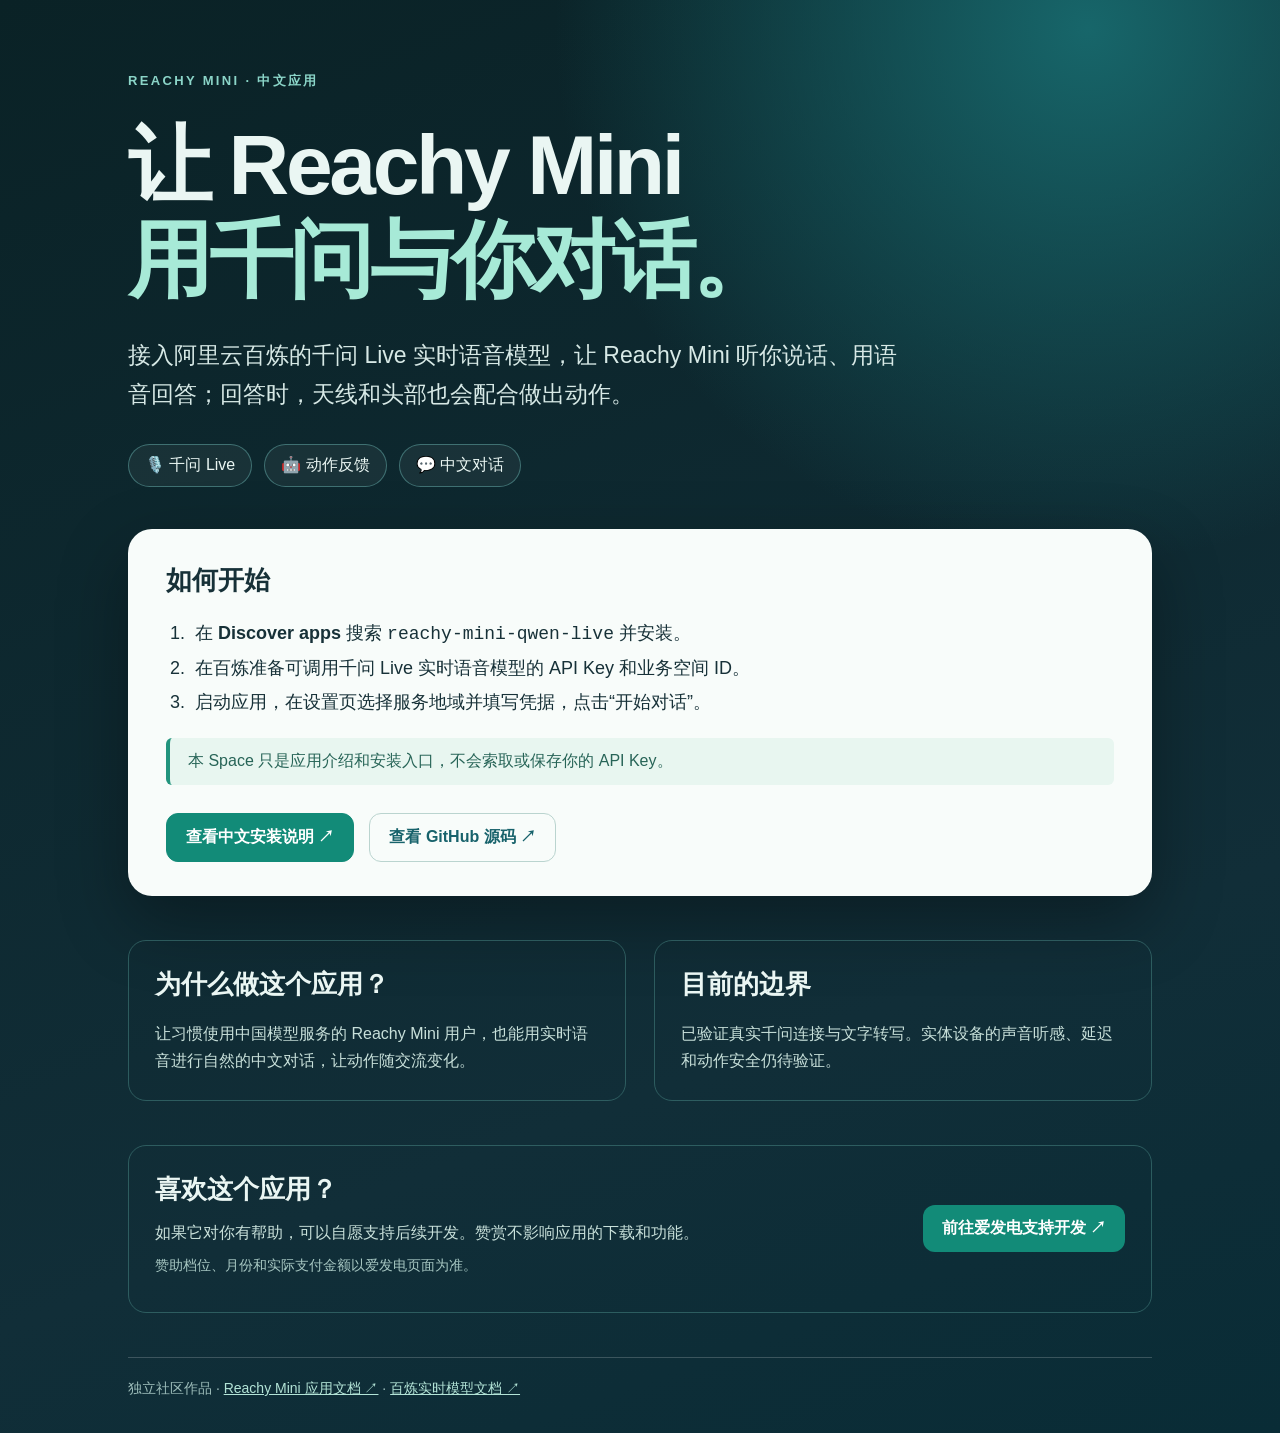
<file: index.html>
<!doctype html>
<html lang="zh-CN">
<head>
  <meta charset="utf-8">
  <meta name="viewport" content="width=device-width,initial-scale=1">
  <meta name="description" content="让 Reachy Mini 接入千问 Live 实时语音模型的中文应用">
  <title>Reachy Mini 千问 Live</title>
  <link rel="stylesheet" href="style.css">
</head>
<body>
  <main>
    <div class="eyebrow">REACHY MINI · 中文应用</div>
    <h1>让 Reachy Mini<br><span>用千问与你对话。</span></h1>
    <p class="lead">接入阿里云百炼的千问 Live 实时语音模型，让 Reachy Mini 听你说话、用语音回答；回答时，天线和头部也会配合做出动作。</p>
    <div class="pillrow"><span>🎙️ 千问 Live</span><span>🤖 动作反馈</span><span>💬 中文对话</span></div>
    <section class="panel">
      <h2>如何开始</h2>
      <ol>
        <li>在 <strong>Discover apps</strong> 搜索 <code>reachy-mini-qwen-live</code> 并安装。</li>
        <li>在百炼准备可调用千问 Live 实时语音模型的 API Key 和业务空间 ID。</li>
        <li>启动应用，在设置页选择服务地域并填写凭据，点击“开始对话”。</li>
      </ol>
      <p class="note">本 Space 只是应用介绍和安装入口，不会索取或保存你的 API Key。</p>
      <div class="actions"><a class="primary" href="https://huggingface.co/spaces/kongfurabbit/reachy-mini-qwen-live/blob/main/README.md" target="_blank" rel="noopener noreferrer">查看中文安装说明 ↗</a><a href="https://github.com/kongfurabbitZ/reachy-mini-qwen-live" target="_blank" rel="noopener noreferrer">查看 GitHub 源码 ↗</a></div>
    </section>
    <section class="details"><div><h2>为什么做这个应用？</h2><p>让习惯使用中国模型服务的 Reachy Mini 用户，也能用实时语音进行自然的中文对话，让动作随交流变化。</p></div><div><h2>目前的边界</h2><p>已验证真实千问连接与文字转写。实体设备的声音听感、延迟和动作安全仍待验证。</p></div></section>
    <section class="support" aria-labelledby="support-title">
      <div><h2 id="support-title">喜欢这个应用？</h2><p>如果它对你有帮助，可以自愿支持后续开发。赞赏不影响应用的下载和功能。</p><p class="support-note">赞助档位、月份和实际支付金额以爱发电页面为准。</p></div>
      <a href="https://afdian.com/a/kongfurabbit" target="_blank" rel="noopener noreferrer">前往爱发电支持开发 ↗</a>
    </section>
    <footer>独立社区作品 · <a href="https://huggingface.co/docs/reachy_mini/SDK/apps" target="_blank" rel="noopener noreferrer">Reachy Mini 应用文档 ↗</a> · <a href="https://help.aliyun.com/zh/model-studio/realtime" target="_blank" rel="noopener noreferrer">百炼实时模型文档 ↗</a></footer>
  </main>
</body>
</html>
</file>
<file: style.css>
:root{font-family:-apple-system,BlinkMacSystemFont,"PingFang SC","Microsoft YaHei",sans-serif;color:#eaf6f3;background:#0a2226}*{box-sizing:border-box}body{margin:0;background:radial-gradient(circle at 85% 2%,#17666a 0,transparent 30%),linear-gradient(160deg,#0a2226,#112e38 70%,#092c36);min-height:100vh}main{max-width:1080px;margin:auto;padding:72px 28px 36px}.eyebrow{color:#8bd5c8;letter-spacing:.18em;font-size:13px;font-weight:750}h1{font-size:clamp(42px,7.5vw,84px);line-height:1.13;letter-spacing:-.04em;margin:28px 0}h1 span{color:#a7ead7}.lead{font-size:clamp(18px,2vw,23px);line-height:1.7;max-width:790px;color:#d7e9e6}.pillrow{display:flex;gap:12px;flex-wrap:wrap;margin:30px 0 42px}.pillrow span{border:1px solid #6bb9b577;border-radius:99px;padding:10px 16px;background:#ffffff0d}.panel{background:#f8fcfa;color:#173138;border-radius:24px;padding:34px 38px;box-shadow:0 26px 70px #0005}.panel h2,.details h2{margin:0 0 18px;font-size:26px}.panel ol{padding-left:24px;font-size:18px;line-height:1.9}.panel li{padding-left:5px}.note{border-left:4px solid #22947d;background:#e8f6f0;padding:13px 18px;border-radius:6px;color:#276457}.actions{display:flex;gap:15px;flex-wrap:wrap;margin-top:28px}.actions a{display:inline-block;text-decoration:none;border:1px solid #bad4cf;border-radius:12px;padding:13px 19px;color:#17626b;font-weight:700}.actions a.primary{background:#128b78;color:white;border-color:#128b78}.details{display:grid;grid-template-columns:1fr 1fr;gap:28px;margin:44px 0}.details div{border:1px solid #4c8e8a7d;border-radius:18px;padding:26px}.details p{line-height:1.7;color:#c8e0da;margin:0}.support{display:flex;align-items:center;justify-content:space-between;gap:24px;border:1px solid #4c8e8a7d;border-radius:18px;padding:26px;margin:0 0 44px}.support h2{font-size:26px;margin:0 0 12px}.support p{line-height:1.7;color:#c8e0da;margin:0 0 8px}.support .support-note{font-size:14px;color:#a7c7c2}.support a{display:inline-block;white-space:nowrap;text-decoration:none;border-radius:12px;padding:13px 19px;background:#128b78;color:#fff;font-weight:700}.support a:hover,.support a:focus-visible{background:#0f7565}.support a:focus-visible{outline:3px solid #a7ead7;outline-offset:3px}footer{color:#9dbdba;border-top:1px solid #ffffff30;padding-top:22px;font-size:14px}footer a{color:#b3e4d7}@media(max-width:700px){main{padding:42px 18px}.panel{padding:27px 22px}.details{grid-template-columns:1fr}.support{display:block}.support a{white-space:normal;margin-top:12px}}
</file>
